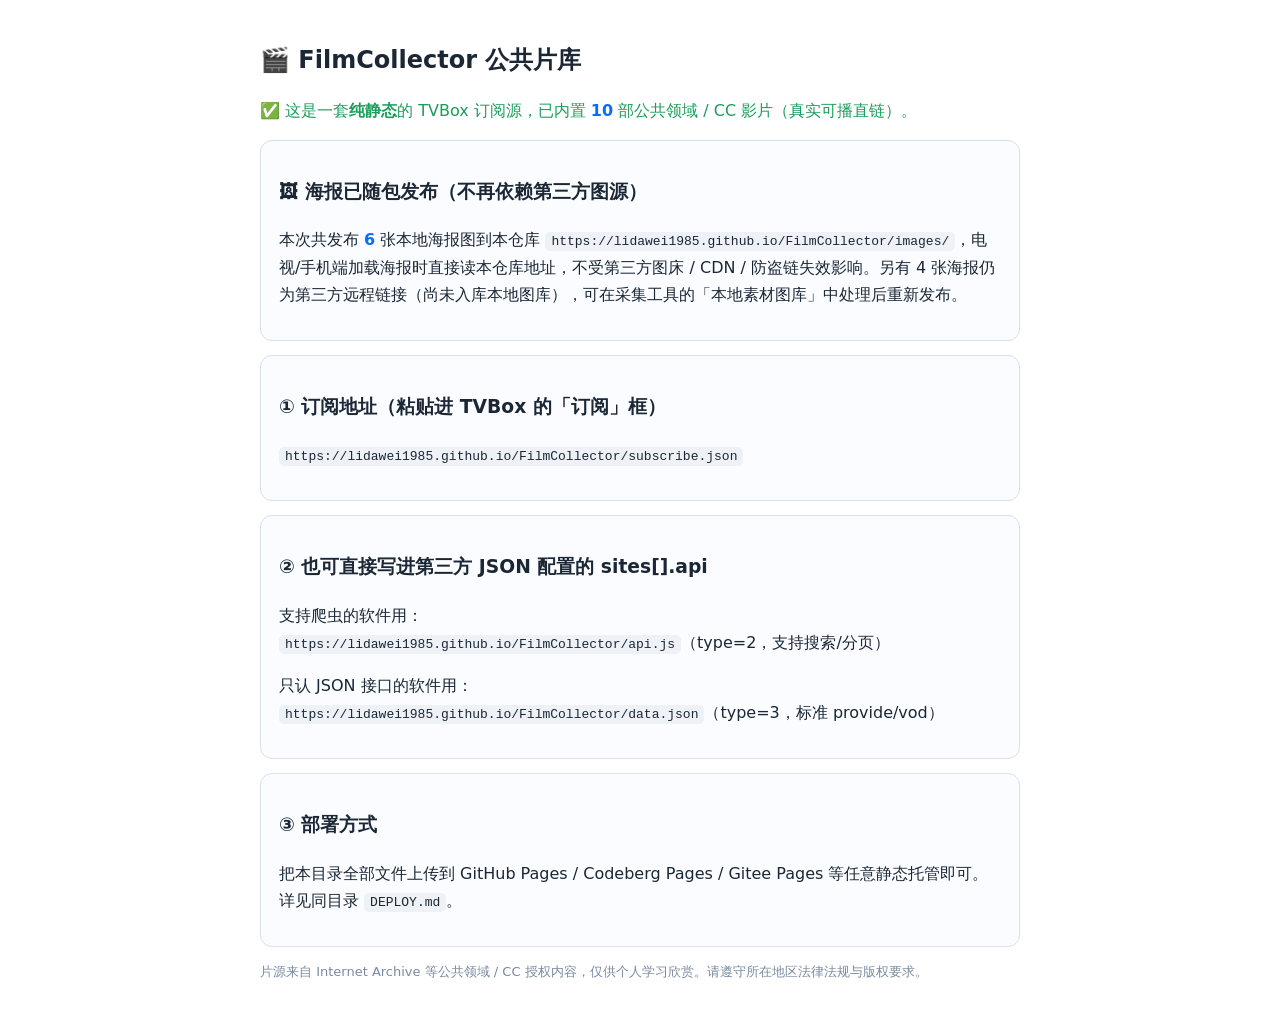
<file: index.html>
<!DOCTYPE html>
<html lang="zh-CN">
<head>
<meta charset="utf-8">
<meta name="viewport" content="width=device-width, initial-scale=1">
<title>FilmCollector 公共片库 · 静态订阅</title>
<style>
 body{font-family:system-ui,'Microsoft YaHei',sans-serif;max-width:760px;margin:40px auto;padding:0 18px;color:#1b2735;line-height:1.7}
 h1{font-size:24px} code{background:#eef2f7;padding:2px 6px;border-radius:5px;word-break:break-all}
 .card{border:1px solid #d8e0ea;border-radius:12px;padding:16px 18px;margin:14px 0;background:#fafcff}
 .ok{color:#1a9d5a} b{color:#0a6cff}
</style>
</head>
<body>
<h1>🎬 FilmCollector 公共片库</h1>
<p class="ok">✅ 这是一套<strong>纯静态</strong>的 TVBox 订阅源，已内置 <b>10</b> 部公共领域 / CC 影片（真实可播直链）。</p>
<div class="card"><h3>🖼 海报已随包发布（不再依赖第三方图源）</h3><p>本次共发布 <b>6</b> 张本地海报图到本仓库 <code>https://lidawei1985.github.io/FilmCollector/images/</code>，电视/手机端加载海报时直接读本仓库地址，不受第三方图床 / CDN / 防盗链失效影响。另有 4 张海报仍为第三方远程链接（尚未入库本地图库），可在采集工具的「本地素材图库」中处理后重新发布。</p></div>
<div class="card">
  <h3>① 订阅地址（粘贴进 TVBox 的「订阅」框）</h3>
  <p><code>https://lidawei1985.github.io/FilmCollector/subscribe.json</code></p>
</div>
<div class="card">
  <h3>② 也可直接写进第三方 JSON 配置的 sites[].api</h3>
  <p>支持爬虫的软件用：<br><code>https://lidawei1985.github.io/FilmCollector/api.js</code>（type=2，支持搜索/分页）</p>
  <p>只认 JSON 接口的软件用：<br><code>https://lidawei1985.github.io/FilmCollector/data.json</code>（type=3，标准 provide/vod）</p>
</div>
<div class="card">
  <h3>③ 部署方式</h3>
  <p>把本目录全部文件上传到 GitHub Pages / Codeberg Pages / Gitee Pages 等任意静态托管即可。
  详见同目录 <code>DEPLOY.md</code>。</p>
</div>
<p class="hint" style="color:#7a8aa0;font-size:13px">片源来自 Internet Archive 等公共领域 / CC 授权内容，仅供个人学习欣赏。请遵守所在地区法律法规与版权要求。</p>
</body>
</html>
</file>
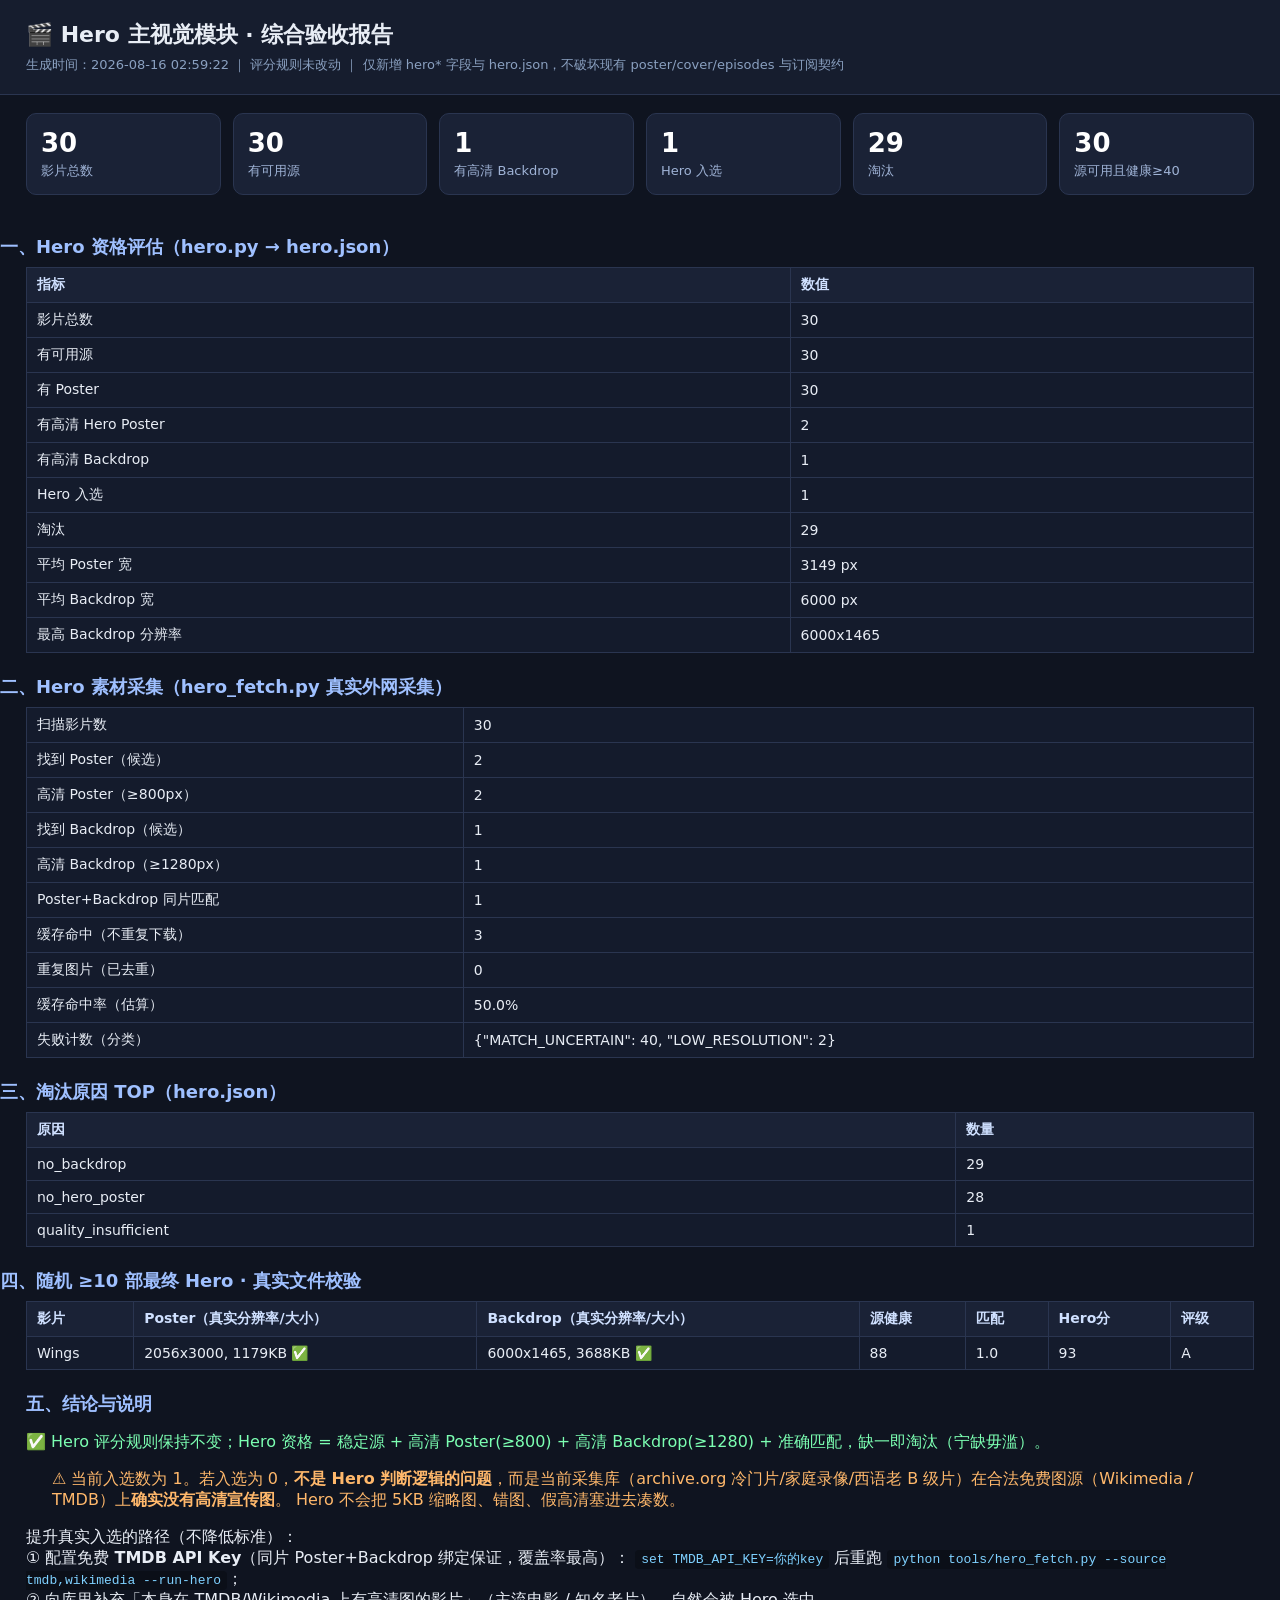
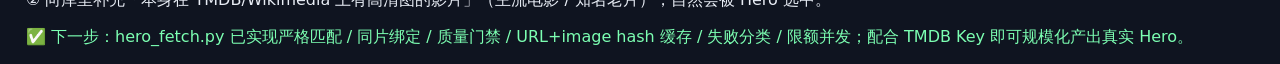
<file: tools/hero_report.html>
<!DOCTYPE html>
<html lang="zh-CN"><head><meta charset="utf-8">
<meta name="viewport" content="width=device-width, initial-scale=1">
<title>Hero 模块验收报告</title>
<style>
 body{font-family:system-ui,'Microsoft YaHei',sans-serif;margin:0;background:#0f1420;color:#e8edf5}
 header{padding:20px 26px;background:#161d2e;border-bottom:1px solid #2a3550}
 h1{margin:0;font-size:22px} h2{margin:22px 0 8px;font-size:18px;color:#9fc0ff}
 .sub{color:#8aa0c0;font-size:13px;margin-top:6px}
 .grid{display:grid;grid-template-columns:repeat(auto-fill,minmax(180px,1fr));gap:12px;padding:18px 26px}
 .card{background:#1a2236;border:1px solid #2a3550;border-radius:10px;padding:14px}
 .card .n{font-size:26px;font-weight:700;color:#fff} .card .l{font-size:13px;color:#9fb3d6;margin-top:4px}
 table{border-collapse:collapse;width:calc(100% - 52px);margin:0 26px 10px}
 th,td{border:1px solid #2a3550;padding:8px 10px;text-align:left;font-size:14px}
 th{background:#1a2236;color:#cfe0ff} td{background:#141b2c}
 code{background:#0b0f18;padding:2px 6px;border-radius:4px;color:#7fd1ff}
 .warn{color:#ffb86b;padding:0 26px} .ok{color:#7CFFB2}
 .sec{padding:0 26px}
</style></head>
<body><header>
<h1>🎬 Hero 主视觉模块 · 综合验收报告</h1>
<div class="sub">生成时间：2026-08-16 02:59:22 ｜ 评分规则未改动 ｜ 仅新增 hero* 字段与 hero.json，不破坏现有 poster/cover/episodes 与订阅契约</div>
</header>

<div class="grid">
 <div class="card"><div class="n">30</div><div class="l">影片总数</div></div>
 <div class="card"><div class="n">30</div><div class="l">有可用源</div></div>
 <div class="card"><div class="n">1</div><div class="l">有高清 Backdrop</div></div>
 <div class="card"><div class="n ok">1</div><div class="l">Hero 入选</div></div>
 <div class="card"><div class="n">29</div><div class="l">淘汰</div></div>
 <div class="card"><div class="n">30</div><div class="l">源可用且健康≥40</div></div>
</div>

<h2>一、Hero 资格评估（hero.py → hero.json）</h2>
<table>
<tr><th>指标</th><th>数值</th></tr>
<tr><td>影片总数</td><td>30</td></tr><tr><td>有可用源</td><td>30</td></tr><tr><td>有 Poster</td><td>30</td></tr><tr><td>有高清 Hero Poster</td><td>2</td></tr><tr><td>有高清 Backdrop</td><td>1</td></tr><tr><td>Hero 入选</td><td>1</td></tr><tr><td>淘汰</td><td>29</td></tr><tr><td>平均 Poster 宽</td><td>3149 px</td></tr><tr><td>平均 Backdrop 宽</td><td>6000 px</td></tr><tr><td>最高 Backdrop 分辨率</td><td>6000x1465</td></tr>
</table>

<h2>二、Hero 素材采集（hero_fetch.py 真实外网采集）</h2><table><tr><td>扫描影片数</td><td>30</td></tr><tr><td>找到 Poster（候选）</td><td>2</td></tr><tr><td>高清 Poster（≥800px）</td><td>2</td></tr><tr><td>找到 Backdrop（候选）</td><td>1</td></tr><tr><td>高清 Backdrop（≥1280px）</td><td>1</td></tr><tr><td>Poster+Backdrop 同片匹配</td><td>1</td></tr><tr><td>缓存命中（不重复下载）</td><td>3</td></tr><tr><td>重复图片（已去重）</td><td>0</td></tr><tr><td>缓存命中率（估算）</td><td>50.0%</td></tr><tr><td>失败计数（分类）</td><td>{"MATCH_UNCERTAIN": 40, "LOW_RESOLUTION": 2}</td></tr></table>

<h2>三、淘汰原因 TOP（hero.json）</h2>
<table><tr><th>原因</th><th>数量</th></tr><tr><td>no_backdrop</td><td>29</td></tr><tr><td>no_hero_poster</td><td>28</td></tr><tr><td>quality_insufficient</td><td>1</td></tr></table>

<h2>四、随机 ≥10 部最终 Hero · 真实文件校验</h2>
<table>
<tr><th>影片</th><th>Poster（真实分辨率/大小）</th><th>Backdrop（真实分辨率/大小）</th>
<th>源健康</th><th>匹配</th><th>Hero分</th><th>评级</th></tr>
<tr><td>Wings</td><td>2056x3000, 1179KB ✅</td><td>6000x1465, 3688KB ✅</td><td>88</td><td>1.0</td><td>93</td><td>A</td></tr>
</table>

<div class="sec">
<h2>五、结论与说明</h2>
<p class='ok'>✅ Hero 评分规则保持不变；Hero 资格 = 稳定源 + 高清 Poster(≥800) + 高清 Backdrop(≥1280) + 准确匹配，缺一即淘汰（宁缺毋滥）。</p>
<p class='warn'>⚠️ 当前入选数为 1。若入选为 0，<b>不是 Hero 判断逻辑的问题</b>，而是当前采集库（archive.org 冷门片/家庭录像/西语老 B 级片）在合法免费图源（Wikimedia / TMDB）上<b>确实没有高清宣传图</b>。
Hero 不会把 5KB 缩略图、错图、假高清塞进去凑数。</p>
<p>提升真实入选的路径（不降低标准）：
  <br>① 配置免费 <b>TMDB API Key</b>（同片 Poster+Backdrop 绑定保证，覆盖率最高）：
     <code>set TMDB_API_KEY=你的key</code> 后重跑 <code>python tools/hero_fetch.py --source tmdb,wikimedia --run-hero</code>；
  <br>② 向库里补充「本身在 TMDB/Wikimedia 上有高清图的影片」（主流电影 / 知名老片），自然会被 Hero 选中。</p>
<p class='ok'>✅ 下一步：hero_fetch.py 已实现严格匹配 / 同片绑定 / 质量门禁 / URL+image hash 缓存 / 失败分类 / 限额并发；配合 TMDB Key 即可规模化产出真实 Hero。</p>
</div>
</body></html>
</file>
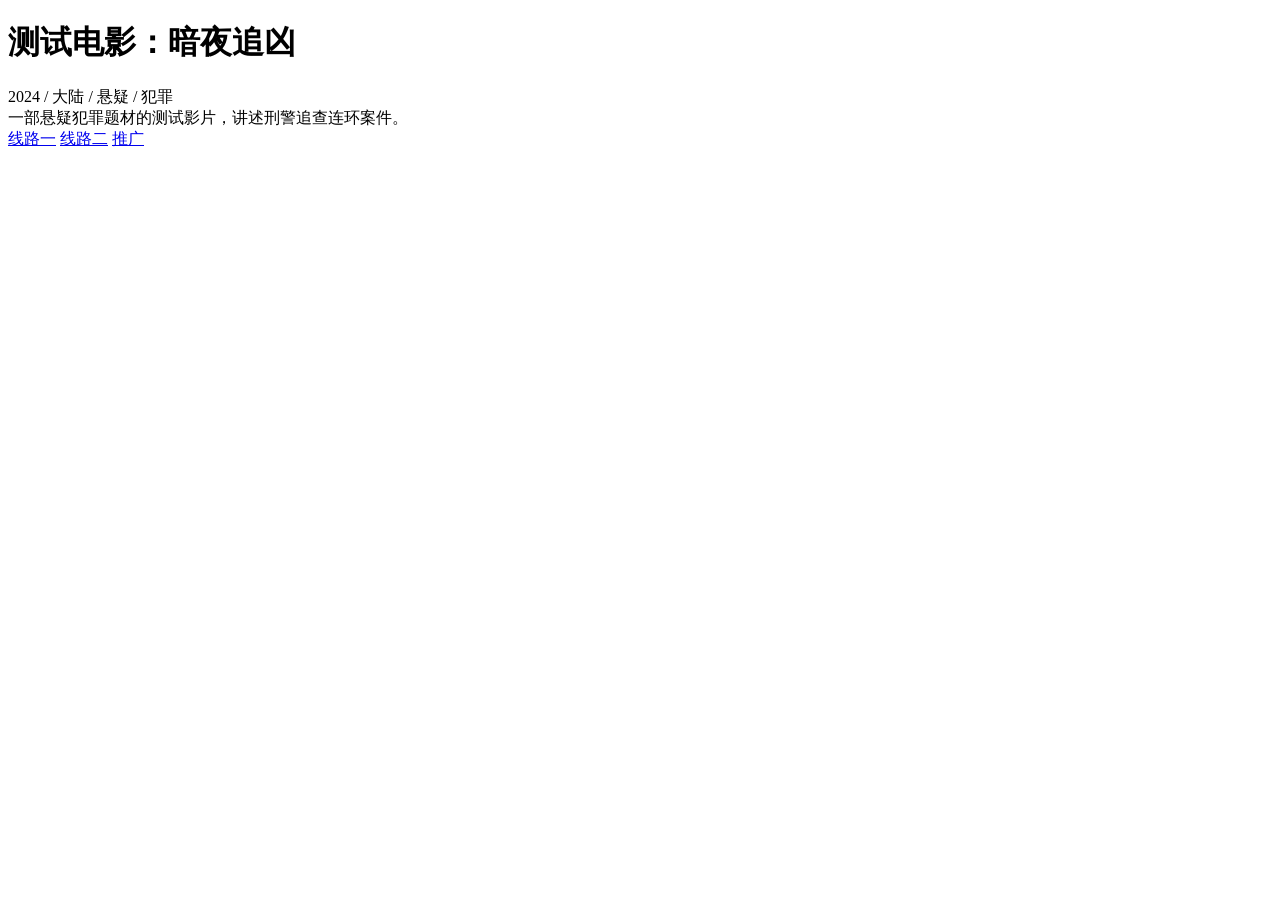
<file: backend/data/sample.html>
<!DOCTYPE html>
<html lang="zh-CN">
<head>
<meta property="og:title" content="测试电影：暗夜追凶">
<meta property="og:image" content="https://example.com/poster/anye.jpg">
<meta property="og:description" content="一部悬疑犯罪题材的测试影片，讲述刑警追查连环案件。">
<title>测试电影：暗夜追凶</title>
</head>
<body>
<h1>测试电影：暗夜追凶</h1>
<div class="meta">2024 / 大陆 / 悬疑 / 犯罪</div>
<div class="desc">一部悬疑犯罪题材的测试影片，讲述刑警追查连环案件。</div>
<div class="player">
  <a href="https://cdn.example.com/line1/anye.m3u8">线路一</a>
  <a href="https://cdn.example.com/line2/anye.m3u8">线路二</a>
  <a href="https://adservice.google.com/click?x=1">推广</a>
</div>
<script>
var src = "https://cdn.example.com/hls/anye_full.m3u8";
</script>
</body>
</html>
</file>
